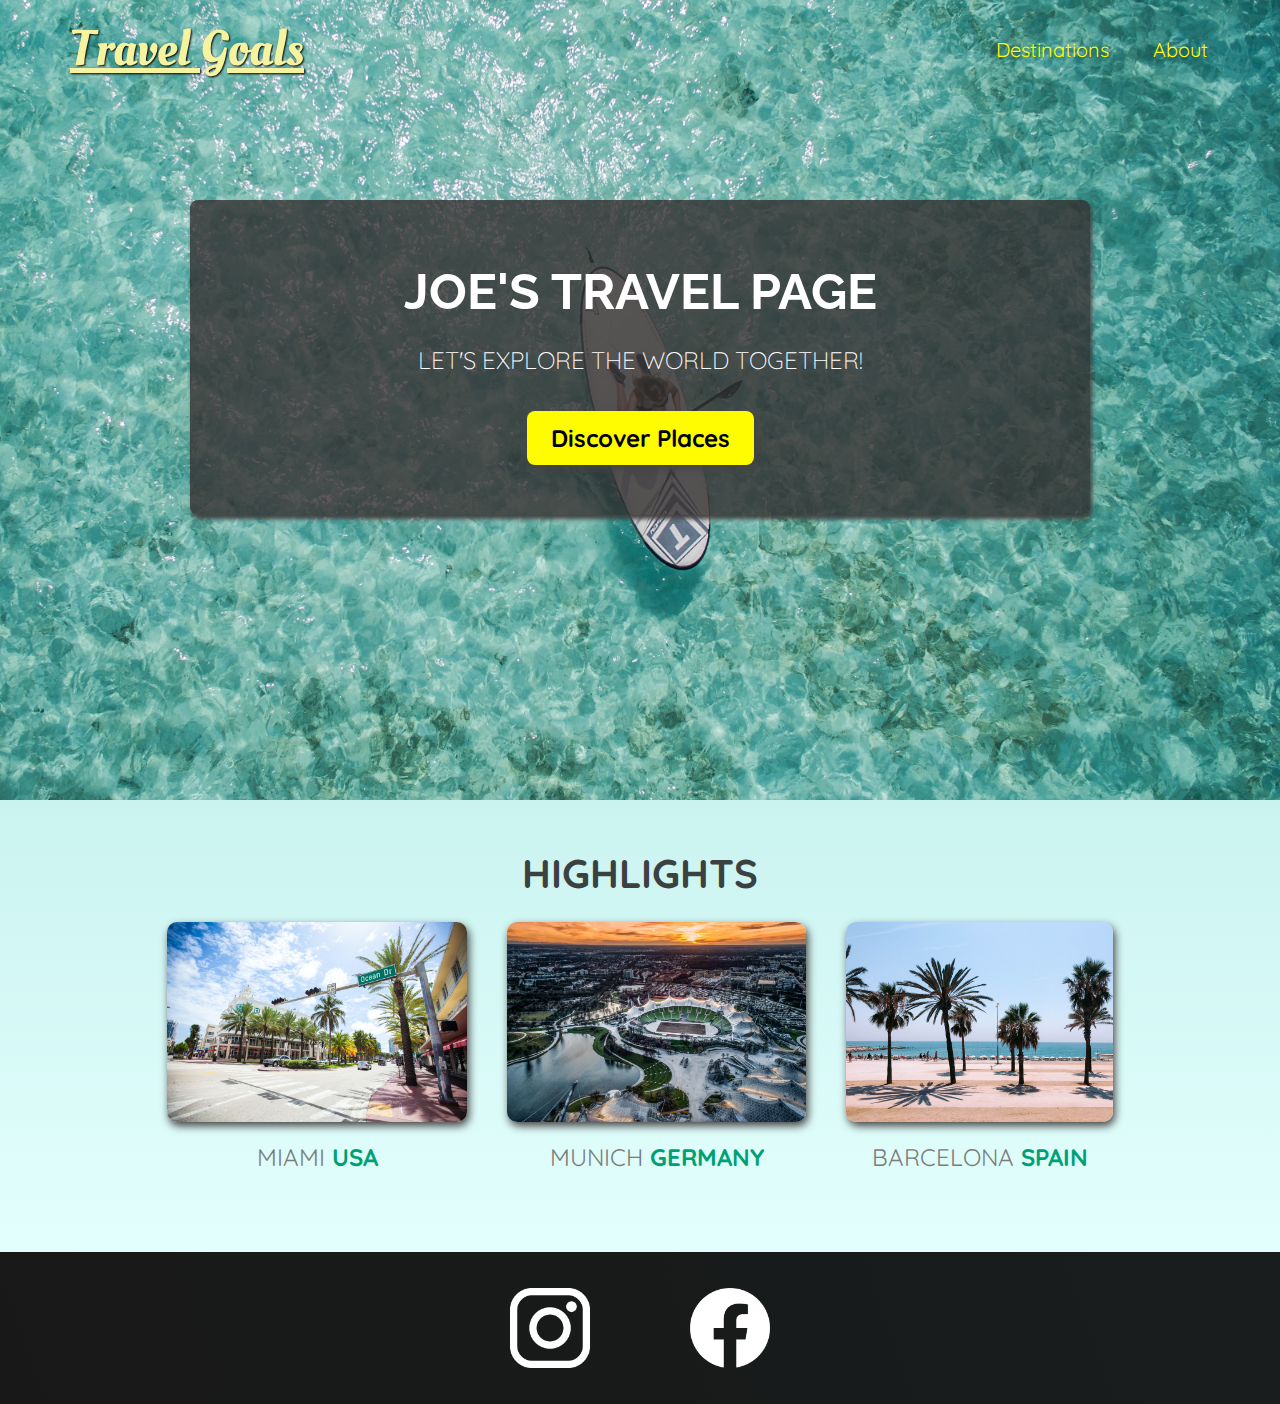
<file: index.html>
<!DOCTYPE html>
<html lang="en">
  <head>
    <meta charset="UTF-8" />
    <meta name="viewport" content="width=device-width, initial-scale=1.0" />
    <link
      href="https://fonts.googleapis.com/css2?family=Raleway:wght@700&family=Oleo+Script:wght@700&family=Quicksand:wght@300;500;700&display=swap"
      rel="stylesheet"
    />
    <link rel="stylesheet" href="./style/main.css" />
    <link rel="stylesheet" href="./style/home.css" />
    <title>Travel Goals</title>
  </head>

  <body>
    <header>
      <div id="page-log">
        <a href="./index.html">Travel Goals</a>
      </div>
      <nav>
        <ul>
          <li><a href="./pleaces.html">Destinations</a></li>
          <li><a href="#">About</a></li>
        </ul>
      </nav>
    </header>
    <main>
      <section id="hero">
        <div id="hero-content">
          <h1>Joe's Travel Page</h1>
          <p>Let's explore the world together!</p>
          <a href="./pleaces.html">Discover Places</a>
        </div>
      </section>
      <section id="highlights">
        <h2>Highlights</h2>
        <ul id="destinations">
          <li class="destination">
            <img
              src="./resources/cities/miami.jpg"
              alt="Miami streets on sunny day"
            />
            <p>Miami <strong>USA</strong></p>
          </li>
          <li class="destination">
            <img
              src="./resources/cities/munich.jpg"
              alt="Munich stadium in winter"
            />
            <p>Munich <strong>Germany</strong></p>
          </li>
          <li class="destination">
            <img
              src="./resources/cities/barcelona.jpg"
              alt="Palm beach in Barcelona"
            />
            <p>Barcelona <strong>Spain</strong></p>
          </li>
        </ul>
      </section>
    </main>

    <footer>
      <ul>
        <li>
          <a href="https://www.instagram.com">
            <img src="resources/insta.png" alt="Instagram logo" />
          </a>
        </li>
        <li>
          <a href="https://www.facebook.com">
            <img src="resources/facebook.png" alt="Facebook logo" />
          </a>
        </li>
      </ul>
    </footer>
  </body>
</html>
</file>
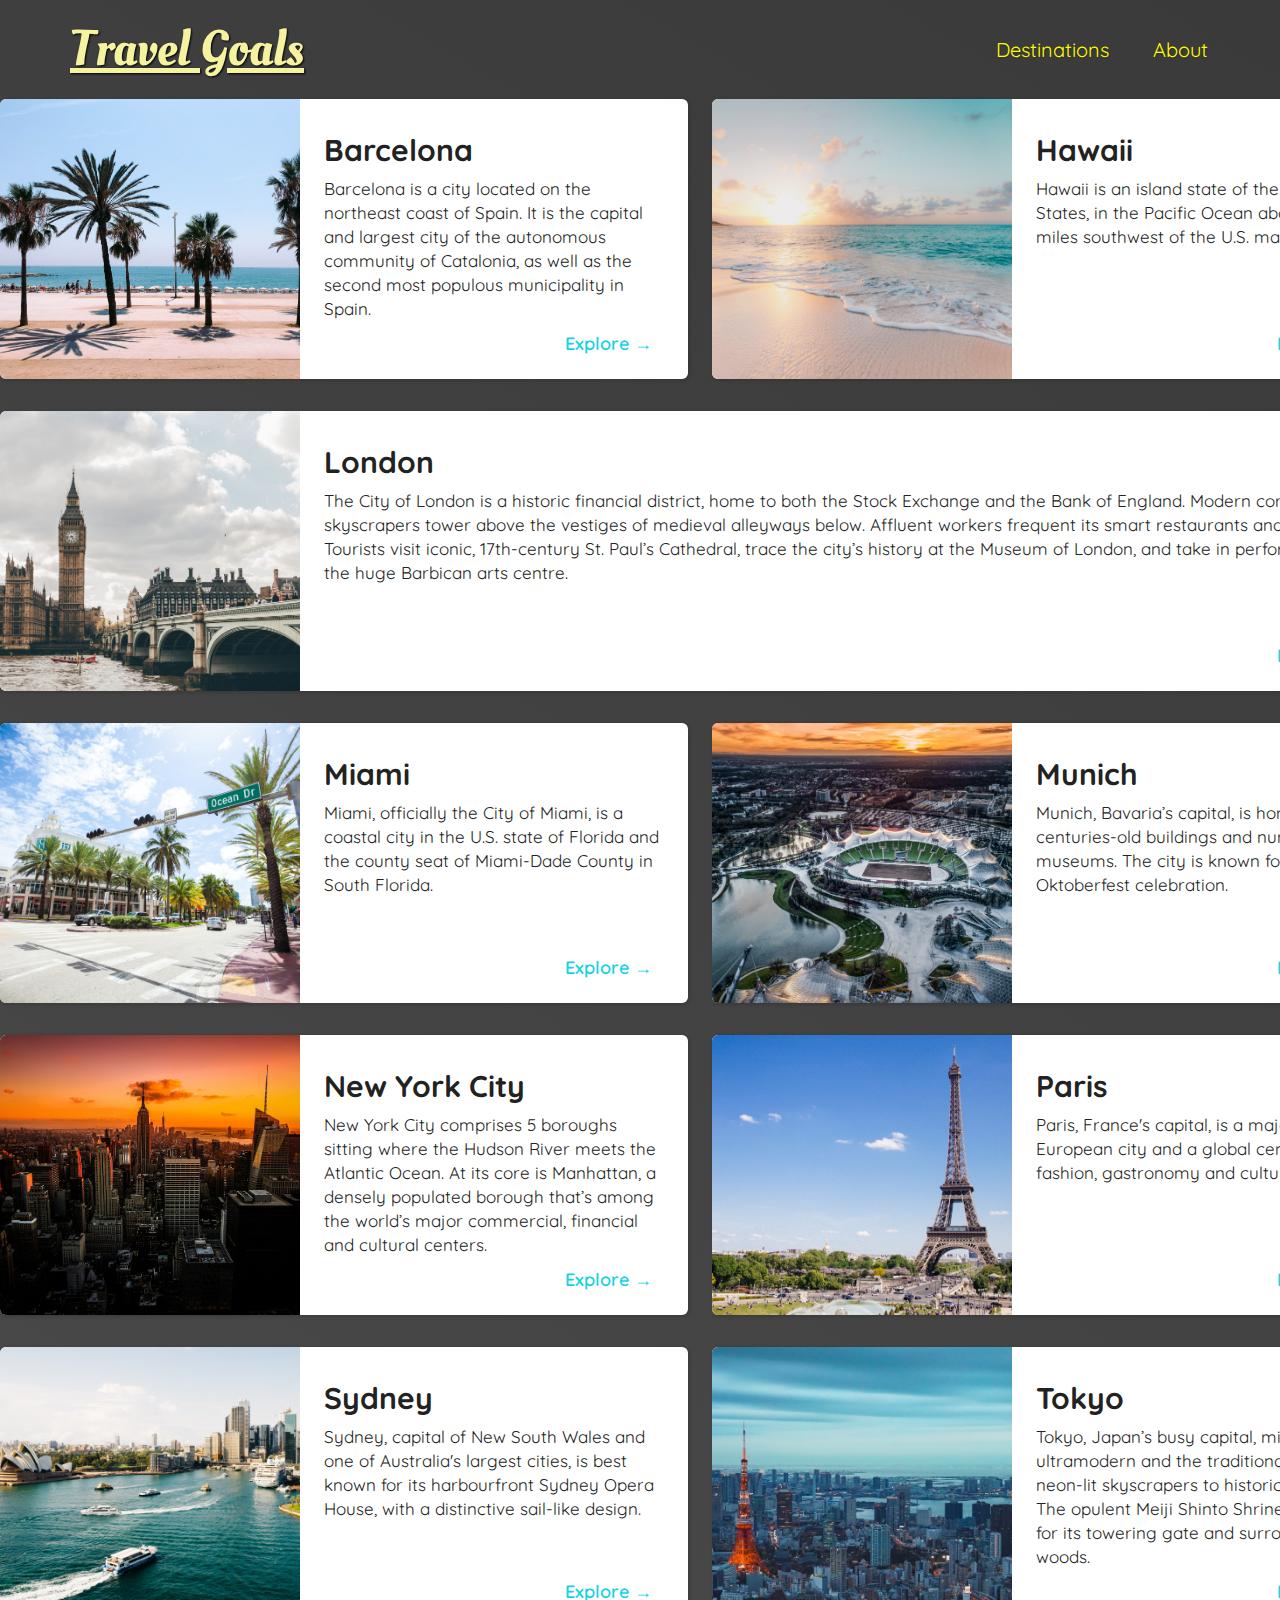
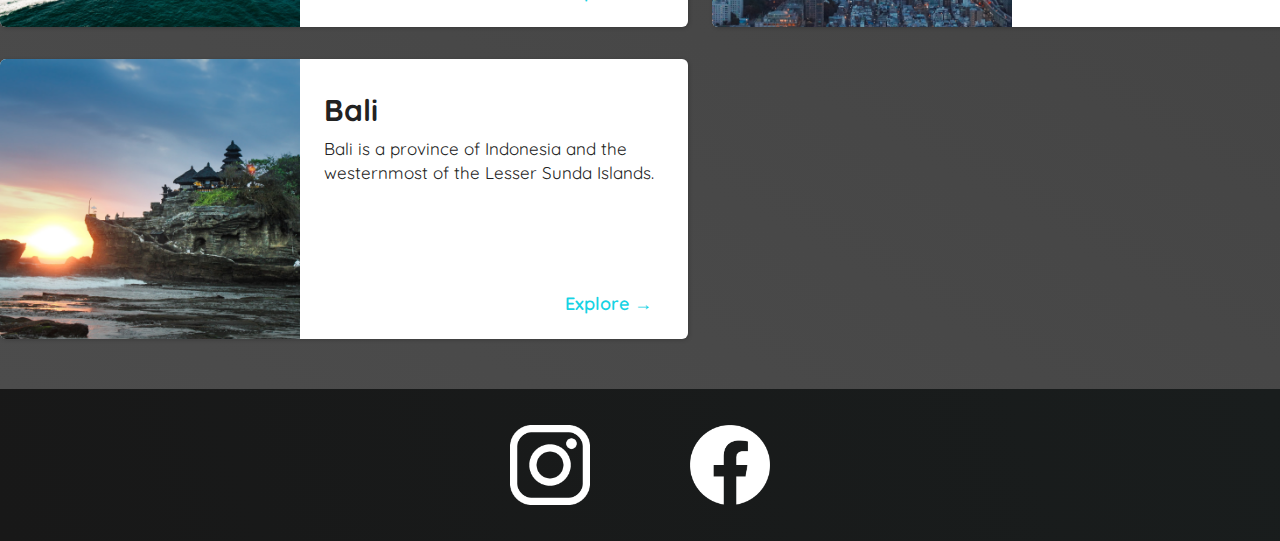
<file: pleaces.html>
<!DOCTYPE html>
<html lang="en">
  <head>
    <meta charset="UTF-8" />
    <meta name="viewport" content="width=device-width, initial-scale=1.0" />
    <link
      href="https://fonts.googleapis.com/css2?family=Raleway:wght@700&family=Oleo+Script:wght@700&family=Quicksand:wght@300;500;700&display=swap"
      rel="stylesheet"
    />
    <link rel="stylesheet" href="./style/main.css" />
    <link rel="stylesheet" href="./style/pleaces.css" />
    <title>Travel Goals</title>
  </head>

  <body>
    <header>
      <div id="page-log">
        <a href="./index.html">Travel Goals</a>
      </div>
      <nav>
        <ul>
          <li><a href="./pleaces.html">Destinations</a></li>
          <li><a href="#">About</a></li>
        </ul>
      </nav>
    </header>
    <main>
      <ul>
        <li>
            <img src="./resources/cities/barcelona.jpg" alt="City of Barcelona" />
            <div class="item-content">
              <div>
                <h2>Barcelona</h2>
                <p>
                    Barcelona is a city located on the northeast coast of Spain. It is the capital and largest city of the autonomous community of Catalonia, as well as the second most populous municipality in Spain.
                </p>
              </div>
              <div class="actions">
                <a href="https://en.wikipedia.org/wiki/Barcelona">Explore &#x2192</a>
              </div>
            </div>
          </li>
          <li>
            <img src="./resources/cities/hawaii.jpg" alt="Hawaii beach" />
            <div class="item-content">
              <div>
                <h2>Hawaii</h2>
                <p>
                    Hawaii is an island state of the United States, in the Pacific Ocean about 2,000 miles southwest of the U.S. mainland.
                </p>
              </div>
              <div class="actions">
                <a href="https://en.wikipedia.org/wiki/Hawaii">Explore &#x2192</a>
              </div>
            </div>
          </li>
          <li>
            <img src="./resources/cities/london.jpg" alt="London city" />
            <div class="item-content">
              <div>
                <h2>London</h2>
                <p>
                    The City of London is a historic financial district, home to both the Stock Exchange and the Bank of England. Modern corporate skyscrapers tower above the vestiges of medieval alleyways below. Affluent workers frequent its smart restaurants and bars. Tourists visit iconic, 17th-century St. Paul’s Cathedral, trace the city’s history at the Museum of London, and take in performances at the huge Barbican arts centre.
                </p>
              </div>
              <div class="actions">
                <a href="https://en.wikipedia.org/wiki/London">Explore &#x2192</a>
              </div>
            </div>
          </li>
          <li>
            <img src="./resources/cities/miami.jpg" alt="Miami streets" />
            <div class="item-content">
              <div>
                <h2>Miami</h2>
                <p>
                    Miami, officially the City of Miami, is a coastal city in the U.S. state of Florida and the county seat of Miami-Dade County in South Florida.
                </p>
              </div>
              <div class="actions">
                <a href="https://en.wikipedia.org/wiki/Miami">Explore &#x2192</a>
              </div>
            </div>
          </li>
          <li>
            <img src="./resources/cities/munich.jpg" alt="Munich football stadium" />
            <div class="item-content">
              <div>
                <h2>Munich</h2>
                <p>
                    Munich, Bavaria’s capital, is home to centuries-old buildings and numerous museums. The city is known for its annual Oktoberfest celebration.
                </p>
              </div>
              <div class="actions">
                <a href="https://en.wikipedia.org/wiki/Munich">Explore &#x2192</a>
              </div>
            </div>
          </li>
          <li>
            <img src="./resources/cities/new-york-city.jpg" alt="New York City skyline" />
            <div class="item-content">
              <div>
                <h2>New York City</h2>
                <p>
                    New York City comprises 5 boroughs sitting where the Hudson River meets the Atlantic Ocean. At its core is Manhattan, a densely populated borough that’s among the world’s major commercial, financial and cultural centers.
                </p>
              </div>
              <div class="actions">
                <a href="https://en.wikipedia.org/wiki/New_York_City"
                  >Explore &#x2192</a
                >
              </div>
            </div>
          </li>
          <li>
            <img src="./resources/cities/paris.jpg" alt="Paris city" />
            <div class="item-content">
              <div>
                <h2>Paris</h2>
                <p>
                    Paris, France's capital, is a major European city and a global center for art, fashion, gastronomy and culture.
                </p>
              </div>
              <div class="actions">
                <a href="https://en.wikipedia.org/wiki/Paris">Explore &#x2192</a>
              </div>
            </div>
          </li>
          <li>
            <img src="./resources/cities/sydney.jpg" alt="Sydney beach" />
            <div class="item-content">
              <div>
                <h2>Sydney</h2>
                <p>
                    Sydney, capital of New South Wales and one of Australia's largest cities, is best known for its harbourfront Sydney Opera House, with a distinctive sail-like design.
                </p>
              </div>
              <div class="actions">
                <a href="https://en.wikipedia.org/wiki/Sydney">Explore &#x2192</a>
              </div>
            </div>
          </li>
          <li>
            <img src="./resources/cities/tokyo.jpg" alt="Tokyo skyline" />
            <div class="item-content">
              <div>
                <h2>Tokyo</h2>
                <p>
                    Tokyo, Japan’s busy capital, mixes the ultramodern and the traditional, from neon-lit skyscrapers to historic temples. The opulent Meiji Shinto Shrine is known for its towering gate and surrounding woods.
                </p>
              </div>
              <div class="actions">
                <a href="https://en.wikipedia.org/wiki/Tokyo">Explore &#x2192</a>
              </div>
            </div>
          </li>
          <li>
            <img src="./resources/cities/bali.jpg" alt="Bali beach" />
            <div class="item-content">
              <div>
                <h2>Bali</h2>
                <p>
                    Bali is a province of Indonesia and the westernmost of the Lesser Sunda Islands.
                </p>
              </div>
              <div class="actions">
                <a href="https://en.wikipedia.org/wiki/Bali">Explore &#x2192</a>
              </div>
            </div>
          </li>
        </ul>
    </main>

    <footer>
      <ul>
        <li>
          <a href="https://www.instagram.com">
            <img src="resources/insta.png" alt="Instagram logo" />
          </a>
        </li>
        <li>
          <a href="https://www.facebook.com">
            <img src="resources/facebook.png" alt="Facebook logo" />
          </a>
        </li>
      </ul>
    </footer>
  </body>
</html>
</file>
<file: style/main.css>
* {
  margin: 0;
  padding: 0;
  box-sizing: border-box;
}

ul {
  list-style: none;
}

a {
  text-decoration: none;
  color: black;
}

body {
  font-family: "Quicksand", sans-serif;
}

header {
  display: flex;
  justify-content: space-between;
  align-items: center;
  padding: 15px 60px;
  position: absolute;
  width: 100%;
  top: 0;
  left: 0;
}

#page-log a {
  padding: 10px;
  font-family: "Oleo Script", sans-serif;
  color: rgb(245, 243, 160);
  font-size: 50px;
  text-shadow: 1px 1px 2px rgb(0, 0, 0);
  text-decoration: underline;
}

header ul {
  display: flex;
}

header li {
  margin-left: 20px;
}

header ul a {
  color: rgb(255, 251, 1);
  font-size: 20px;
  padding: 12px;
  text-shadow: 1px 1px 2px rgba(0, 0, 0, 0.2);
  border-radius: 6px;
}

header ul a:hover {
  color: rgb(77, 77, 77);
  background-color: rgb(255, 251, 0);
  color: black;
}

footer {
  background: linear-gradient(70deg, rgb(24, 24, 24), rgb(25, 29, 29));
  padding: 36px 0;
}

footer ul {
  display: flex;
  justify-content: center;
  /* padding: 40px; */
}

footer li {
  width: 80px;
  height: 80px;
  margin: 0 50px;
}

footer img {
  width: 100%;
  height: 100%;
}
</file>
<file: style/home.css>
#hero {
  height: 800px;
  background-image: url("/resources/ocean.jpg");
  background-position: center;
  background-size: cover;
}

#hero-content {
  width: 900px;
  background-color: rgba(51, 47, 47, 0.8);
  box-shadow: 2px 4px 4px rgb(68, 67, 67);
  border-radius: 8px;
  text-align: center;
  padding: 50px 0;
  margin: 0 auto;
  position: relative;
  top: 200px;
}

#hero-content h1 {
  color: white;
  text-transform: uppercase;
  font-size: 50px;
  font-family: "Raleway", sans-serif;
  padding: 12px 24px;
}

#hero-content p {
  color: white;
  text-transform: uppercase;
  font-size: 24px;
  font-weight: 300;
  padding: 12px 24px;
  margin-bottom: 24px;
}

#hero-content a {
  display: inline-block;
  background-color: rgb(255, 251, 0);
  padding: 12px 24px;
  font-size: 24px;
  font-weight: 700;
  border-radius: 8px;
  box-shadow: 2px 4px 8px rgb(68, 67, 67);
}

#hero-content a:hover {
  background-color: rgb(255, 238, 0);
}

#highlights {
  padding: 24px;
  /* background-color: rgb(227, 255, 253); */
  background: linear-gradient(0deg, rgb(227, 255, 253), rgb(202, 243, 240));
}

#highlights h2 {
  text-transform: uppercase;
  text-align: center;
  font-size: 40px;
  color: rgb(59, 65, 64);
  margin: 24px 0;
}

#destinations {
  display: flex;
  justify-content: center;
  width: 90%;
  margin: auto;
  margin-bottom: 40px;
}

.destination {
  margin: 0 20px;
  text-transform: uppercase;
}

.destination p {
  padding: 8px;
  margin: 8px 0;
  text-align: center;
  font-size: 24px;
  color: rgb(124, 123, 123);
}

.destination img {
  height: 200px;
  width: 100%;
  box-shadow: 2px 4px 8px rgb(68, 67, 67);
  border-radius: 10px;
  object-fit: cover;
}

.destination strong {
  color: rgb(0, 160, 117);
}
</file>
<file: style/pleaces.css>
body {
    background: linear-gradient(30deg, rgb(77, 77, 77), rgb(58, 58, 58));
    color: rgb(68, 68, 68);
}

header {
    position: static;
}

main ul {
    width: 1400px;
    margin: 0 auto;
    display: grid;
    grid-template-columns: 1fr 1fr;
    gap: 32px 24px;
    padding-bottom: 50px;
}

main li {
    display: flex;
    background-color: white;
    box-shadow: 1px 1px 4px rgba(0, 0, 0, 0.2);
    border-radius: 6px;
    overflow: hidden;
}

main li:nth-child(3) {
    grid-column: 1 / 3;
}

main li img {
    width: 300px;
    height: 280px;
    object-fit: cover;
    /* border-top-left-radius: 6px;
    border-bottom-left-radius: 6px; */
}

.item-content {
    padding: 24px;
    color: #222;
    display: flex;
    flex-direction: column;
    justify-content: space-between;
}

.item-content h2 {
    font-size: 30px;
    padding: 8px 0;
}

.item-content p {
    font-size: 17px;
    line-height: 24px;
}

.actions {
    text-align: right;
}

.actions a {
    padding: 6px 12px;
    border-radius: 4px;
    color: rgb(22, 211, 228);
    font-size: 18px;
    font-weight: 600;
}

.actions a:hover {
    background-color: rgb(235, 253, 255);
}
</file>
